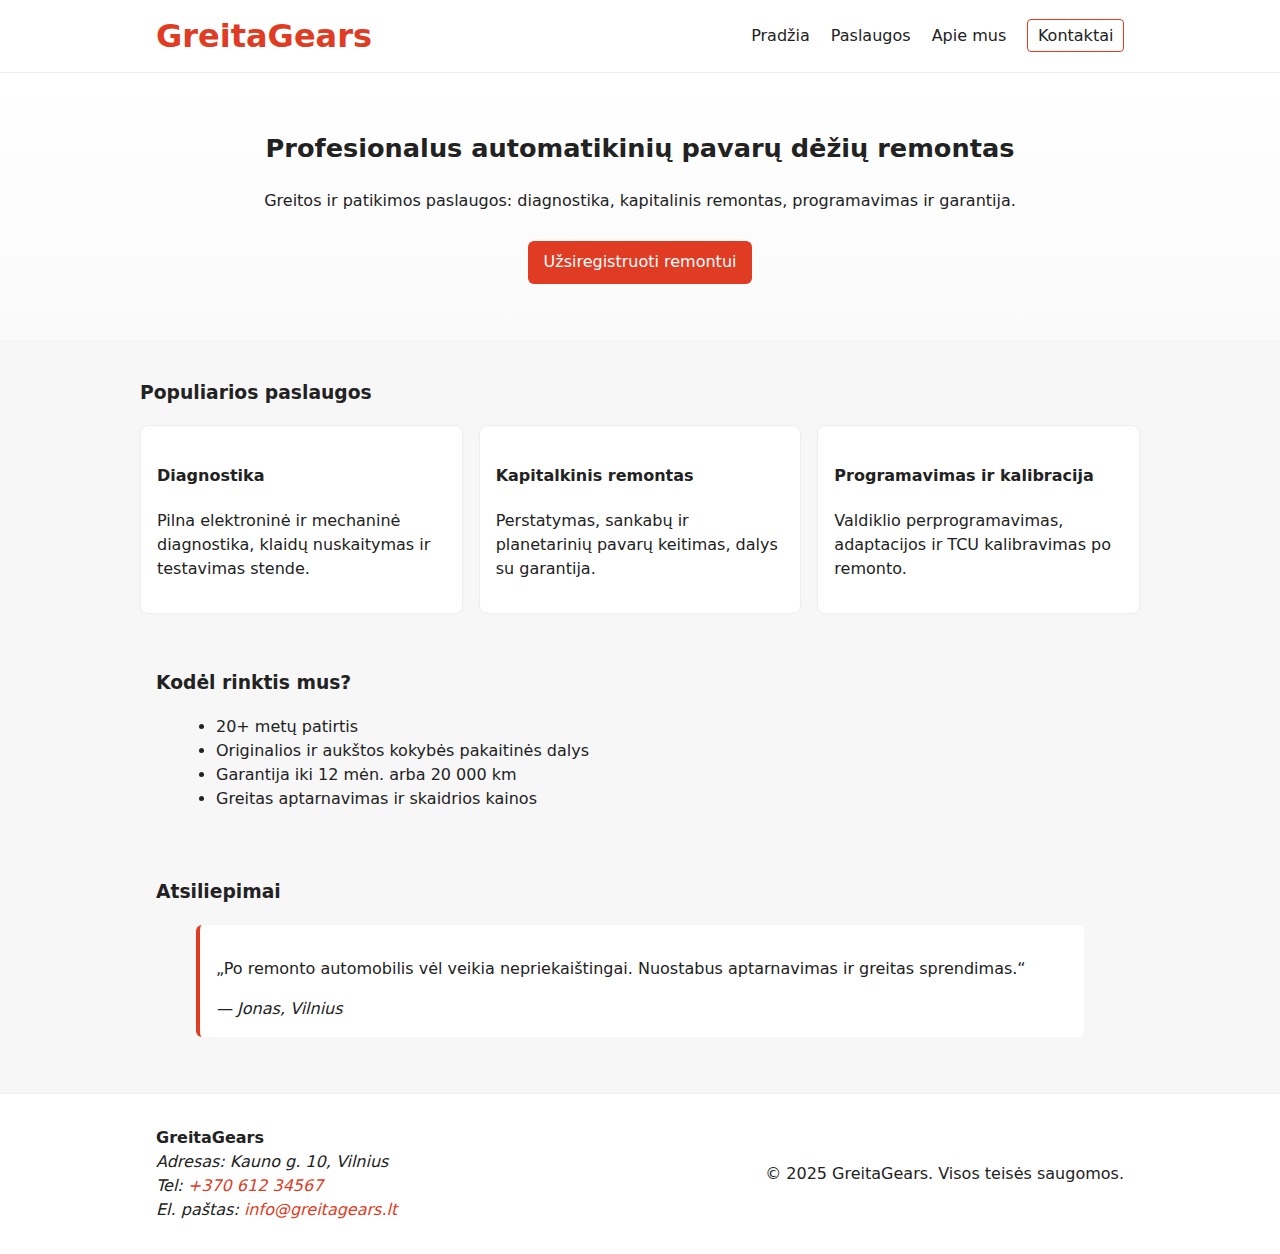
<file: index.html>
<!doctype html>
<html lang="lt">
<head>
  <meta charset="utf-8">
  <meta name="viewport" content="width=device-width,initial-scale=1">
  <title>Automatikinių pavarų dėžių remontas — GreitaGears</title>
  <link rel="stylesheet" href="styles.css">
</head>
<body>
  <header class="site-header">
    <div class="container">
      <h1 class="brand">GreitaGears</h1>
      <nav>
        <a href="index.html">Pradžia</a>
        <a href="services.html">Paslaugos</a>
        <a href="about.html">Apie mus</a>
        <a href="contact.html" class="cta">Kontaktai</a>
      </nav>
    </div>
  </header>

  <main>
    <section class="hero">
      <div class="container">
        <h2>Profesionalus automatikinių pavarų dėžių remontas</h2>
        <p>Greitos ir patikimos paslaugos: diagnostika, kapitalinis remontas, programavimas ir garantija.</p>
        <a href="contact.html" class="primary-btn">Užsiregistruoti remontui</a>
      </div>
    </section>

    <section class="services-overview container">
      <h3>Populiarios paslaugos</h3>
      <div class="cards">
        <article class="card">
          <h4>Diagnostika</h4>
          <p>Pilna elektroninė ir mechaninė diagnostika, klaidų nuskaitymas ir testavimas stende.</p>
        </article>
        <article class="card">
          <h4>Kapitalkinis remontas</h4>
          <p>Perstatymas, sankabų ir planetarinių pavarų keitimas, dalys su garantija.</p>
        </article>
        <article class="card">
          <h4>Programavimas ir kalibracija</h4>
          <p>Valdiklio perprogramavimas, adaptacijos ir TCU kalibravimas po remonto.</p>
        </article>
      </div>
    </section>

    <section class="why container">
      <h3>Kodėl rinktis mus?</h3>
      <ul>
        <li>20+ metų patirtis</li>
        <li>Originalios ir aukštos kokybės pakaitinės dalys</li>
        <li>Garantija iki 12 mėn. arba 20 000 km</li>
        <li>Greitas aptarnavimas ir skaidrios kainos</li>
      </ul>
    </section>

    <section class="testimonials container">
      <h3>Atsiliepimai</h3>
      <blockquote>
        <p>„Po remonto automobilis vėl veikia nepriekaištingai. Nuostabus aptarnavimas ir greitas sprendimas.“</p>
        <cite>— Jonas, Vilnius</cite>
      </blockquote>
    </section>
  </main>

  <footer class="site-footer">
    <div class="container">
      <div class="footer-left">
        <strong>GreitaGears</strong>
        <address>
          Adresas: Kauno g. 10, Vilnius<br>
          Tel: <a href="tel:+37061234567">+370 612 34567</a><br>
          El. paštas: <a href="mailto:info@greitagears.lt">info@greitagears.lt</a>
        </address>
      </div>
      <div class="footer-right">
        <p>&copy; 2025 GreitaGears. Visos teisės saugomos.</p>
      </div>
    </div>
  </footer>
</body>
</html>
</file>
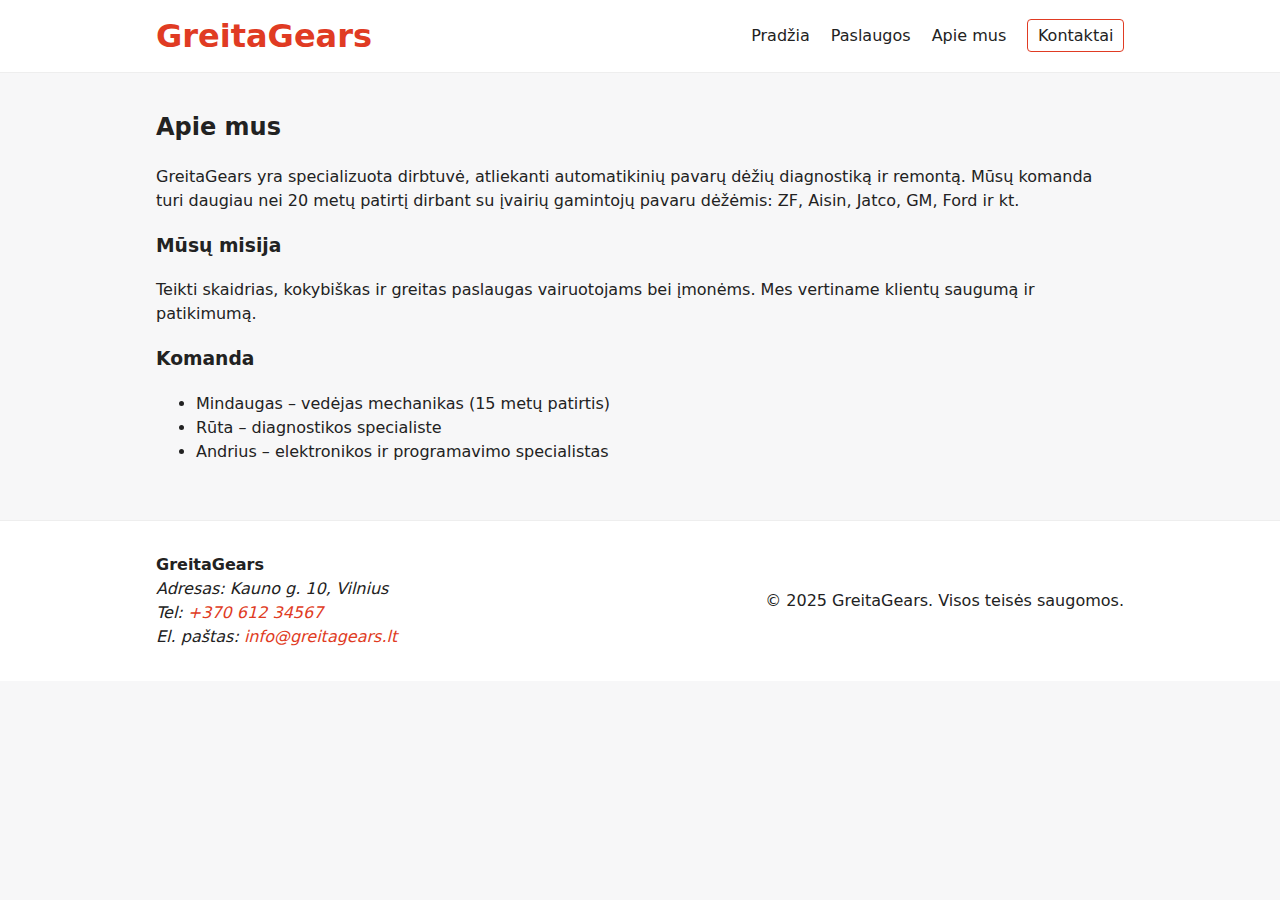
<file: about.html>
<!doctype html>
<html lang="lt">
<head>
  <meta charset="utf-8">
  <meta name="viewport" content="width=device-width,initial-scale=1">
  <title>Apie mus — GreitaGears</title>
  <link rel="stylesheet" href="styles.css">
</head>
<body>
  <header class="site-header">
    <div class="container">
      <h1 class="brand">GreitaGears</h1>
      <nav>
        <a href="index.html">Pradžia</a>
        <a href="services.html">Paslaugos</a>
        <a href="about.html">Apie mus</a>
        <a href="contact.html" class="cta">Kontaktai</a>
      </nav>
    </div>
  </header>

  <main class="container">
    <h2>Apie mus</h2>
    <p>GreitaGears yra specializuota dirbtuvė, atliekanti automatikinių pavarų dėžių diagnostiką ir remontą. Mūsų komanda turi daugiau nei 20 metų patirtį dirbant su įvairių gamintojų pavaru dėžėmis: ZF, Aisin, Jatco, GM, Ford ir kt.</p>

    <h3>Mūsų misija</h3>
    <p>Teikti skaidrias, kokybiškas ir greitas paslaugas vairuotojams bei įmonėms. Mes vertiname klientų saugumą ir patikimumą.</p>

    <h3>Komanda</h3>
    <ul>
      <li>Mindaugas – vedėjas mechanikas (15 metų patirtis)</li>
      <li>Rūta – diagnostikos specialiste</li>
      <li>Andrius – elektronikos ir programavimo specialistas</li>
    </ul>
  </main>

  <footer class="site-footer">
    <div class="container">
      <div class="footer-left">
        <strong>GreitaGears</strong>
        <address>
          Adresas: Kauno g. 10, Vilnius<br>
          Tel: <a href="tel:+37061234567">+370 612 34567</a><br>
          El. paštas: <a href="mailto:info@greitagears.lt">info@greitagears.lt</a>
        </address>
      </div>
      <div class="footer-right">
        <p>&copy; 2025 GreitaGears. Visos teisės saugomos.</p>
      </div>
    </div>
  </footer>
</body>
</html>
</file>
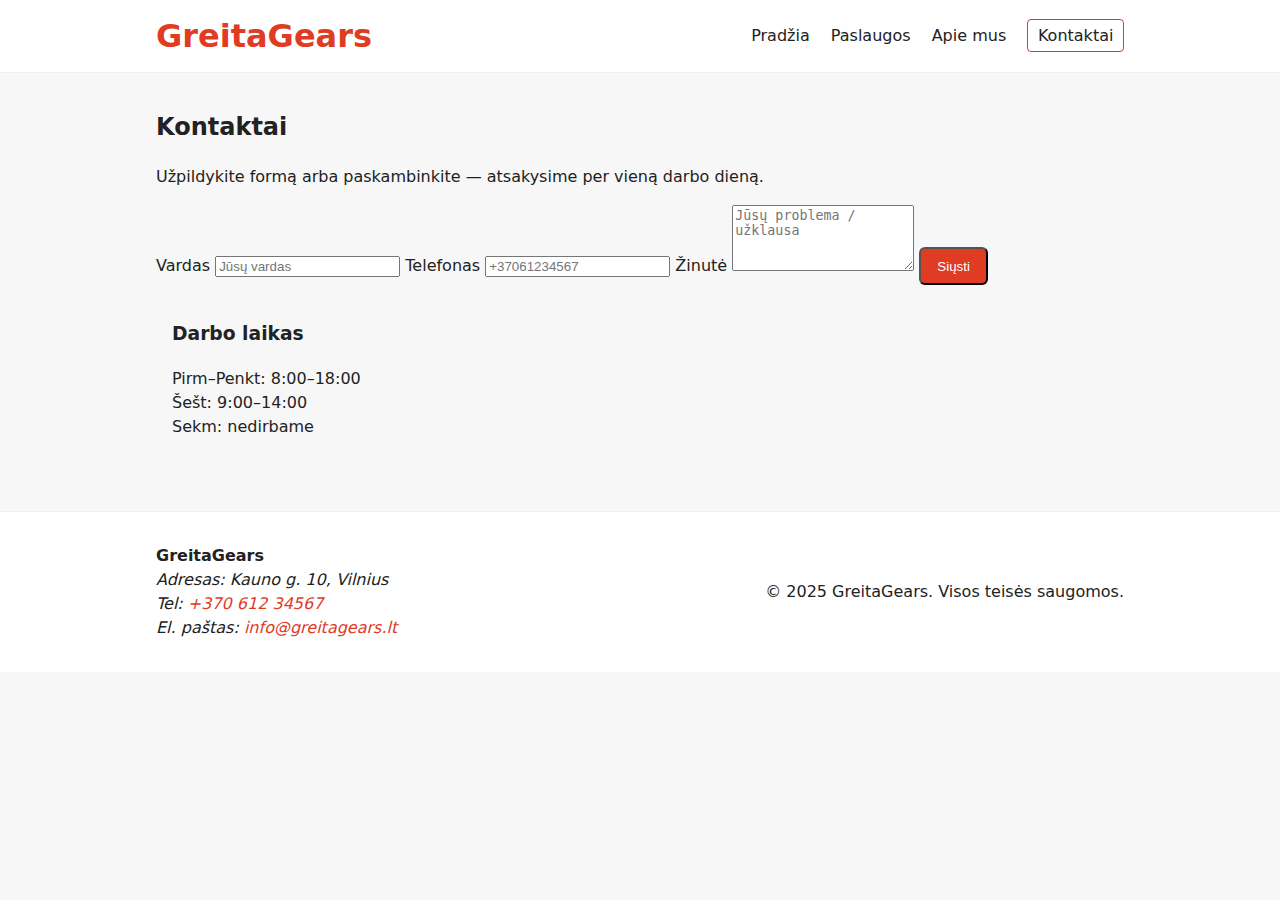
<file: contact.html>
<!doctype html>
<html lang="lt">
<head>
  <meta charset="utf-8">
  <meta name="viewport" content="width=device-width,initial-scale=1">
  <title>Kontaktai — GreitaGears</title>
  <link rel="stylesheet" href="styles.css">
</head>
<body>
  <header class="site-header">
    <div class="container">
      <h1 class="brand">GreitaGears</h1>
      <nav>
        <a href="index.html">Pradžia</a>
        <a href="services.html">Paslaugos</a>
        <a href="about.html">Apie mus</a>
        <a href="contact.html" class="cta">Kontaktai</a>
      </nav>
    </div>
  </header>

  <main class="container">
    <h2>Kontaktai</h2>
    <p>Užpildykite formą arba paskambinkite — atsakysime per vieną darbo dieną.</p>

    <form action="#" method="post" class="contact-form">
      <label>Vardas
        <input type="text" name="name" placeholder="Jūsų vardas" required>
      </label>

      <label>Telefonas
        <input type="tel" name="phone" placeholder="+37061234567" required>
      </label>

      <label>Žinutė
        <textarea name="message" rows="4" placeholder="Jūsų problema / užklausa"></textarea>
      </label>

      <button type="submit" class="primary-btn">Siųsti</button>
    </form>

    <section class="opening container">
      <h3>Darbo laikas</h3>
      <p>Pirm–Penkt: 8:00–18:00<br>Šešt: 9:00–14:00<br>Sekm: nedirbame</p>
    </section>
  </main>

  <footer class="site-footer">
    <div class="container">
      <div class="footer-left">
        <strong>GreitaGears</strong>
        <address>
          Adresas: Kauno g. 10, Vilnius<br>
          Tel: <a href="tel:+37061234567">+370 612 34567</a><br>
          El. paštas: <a href="mailto:info@greitagears.lt">info@greitagears.lt</a>
        </address>
      </div>
      <div class="footer-right">
        <p>&copy; 2025 GreitaGears. Visos teisės saugomos.</p>
      </div>
    </div>
  </footer>
</body>
</html>
</file>
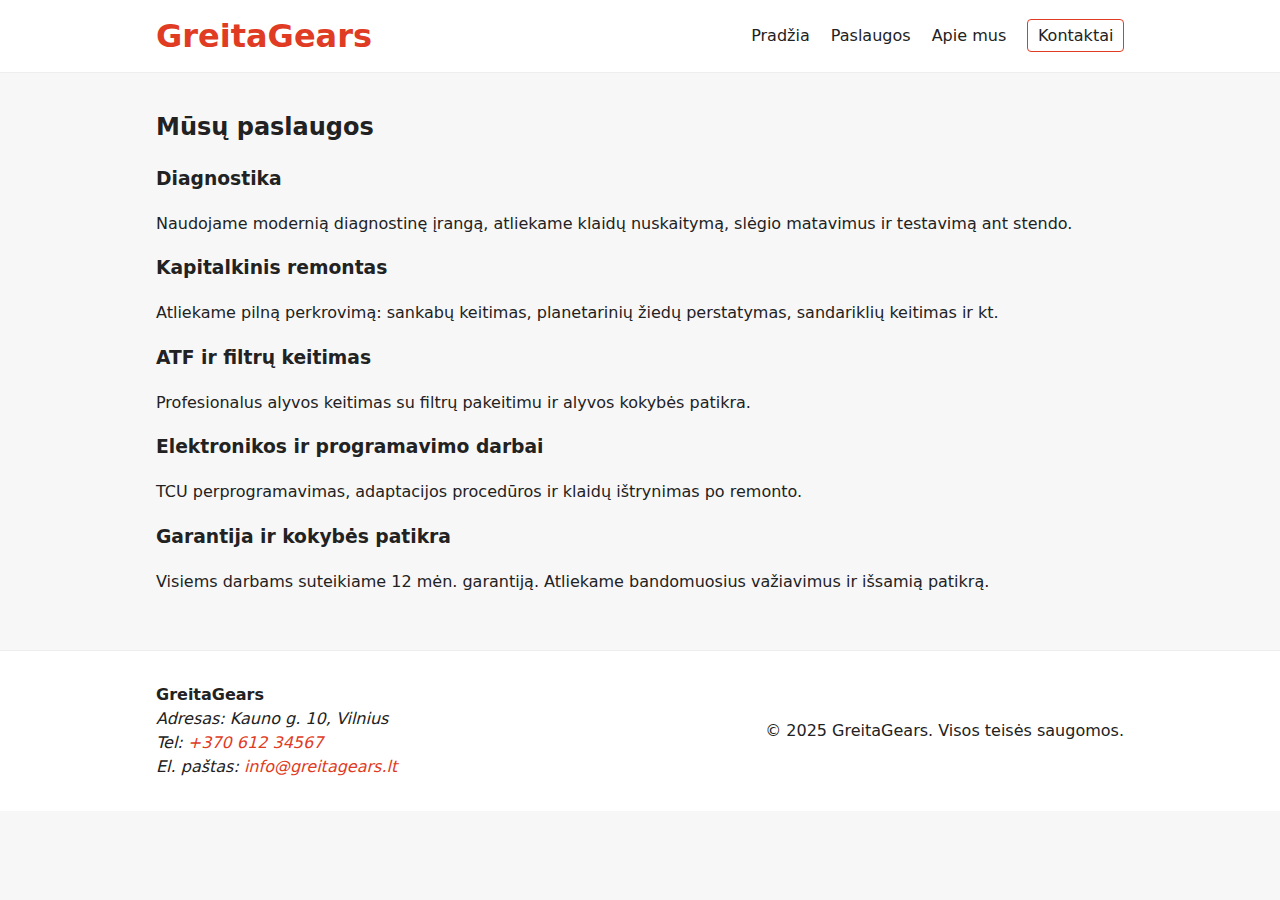
<file: services.html>
<!doctype html>
<html lang="lt">
<head>
  <meta charset="utf-8">
  <meta name="viewport" content="width=device-width,initial-scale=1">
  <title>Paslaugos — GreitaGears</title>
  <link rel="stylesheet" href="styles.css">
</head>
<body>
  <header class="site-header">
    <div class="container">
      <h1 class="brand">GreitaGears</h1>
      <nav>
        <a href="index.html">Pradžia</a>
        <a href="services.html">Paslaugos</a>
        <a href="about.html">Apie mus</a>
        <a href="contact.html" class="cta">Kontaktai</a>
      </nav>
    </div>
  </header>

  <main class="container">
    <h2>Mūsų paslaugos</h2>
    <section>
      <h3>Diagnostika</h3>
      <p>Naudojame modernią diagnostinę įrangą, atliekame klaidų nuskaitymą, slėgio matavimus ir testavimą ant stendo.</p>
    </section>

    <section>
      <h3>Kapitalkinis remontas</h3>
      <p>Atliekame pilną perkrovimą: sankabų keitimas, planetarinių žiedų perstatymas, sandariklių keitimas ir kt.</p>
    </section>

    <section>
      <h3>ATF ir filtrų keitimas</h3>
      <p>Profesionalus alyvos keitimas su filtrų pakeitimu ir alyvos kokybės patikra.</p>
    </section>

    <section>
      <h3>Elektronikos ir programavimo darbai</h3>
      <p>TCU perprogramavimas, adaptacijos procedūros ir klaidų ištrynimas po remonto.</p>
    </section>

    <section>
      <h3>Garantija ir kokybės patikra</h3>
      <p>Visiems darbams suteikiame 12 mėn. garantiją. Atliekame bandomuosius važiavimus ir išsamią patikrą.</p>
    </section>
  </main>

  <footer class="site-footer">
    <div class="container">
      <div class="footer-left">
        <strong>GreitaGears</strong>
        <address>
          Adresas: Kauno g. 10, Vilnius<br>
          Tel: <a href="tel:+37061234567">+370 612 34567</a><br>
          El. paštas: <a href="mailto:info@greitagears.lt">info@greitagears.lt</a>
        </address>
      </div>
      <div class="footer-right">
        <p>&copy; 2025 GreitaGears. Visos teisės saugomos.</p>
      </div>
    </div>
  </footer>
</body>
</html>
</file>
<file: styles.css>
:root{--accent:#e03b23;--dark:#222;--muted:#666;--bg:#f7f7f8;font-family:Inter,system-ui,-apple-system,"Segoe UI",Roboto,'Helvetica Neue',Arial,sans-serif}
*{box-sizing:border-box}body{margin:0;color:var(--dark);background:var(--bg);line-height:1.5}a{color:var(--accent);text-decoration:none}
.container{max-width:1000px;margin:0 auto;padding:1rem}
.site-header{background:#fff;border-bottom:1px solid #eee}
.site-header .container{display:flex;align-items:center;justify-content:space-between;padding:0.75rem 1rem}
.brand{margin:0;color:var(--accent)}
.site-header nav a{margin-left:1rem;color:var(--dark)}
.site-header nav a.cta{padding:0.4rem 0.6rem;border:1px solid var(--accent);border-radius:4px}
.hero{padding:2.5rem 0;background:linear-gradient(180deg,#fff, #fafafa);text-align:center}
.hero h2{margin-top:0;font-size:1.6rem}
.primary-btn{display:inline-block;margin-top:0.75rem;padding:0.6rem 1rem;background:var(--accent);color:white;border-radius:6px}
.services-overview{padding:1.25rem 0}
.cards{display:grid;grid-template-columns:repeat(auto-fit,minmax(200px,1fr));gap:1rem}
.card{background:#fff;padding:1rem;border:1px solid #eee;border-radius:8px}
.why ul{list-style:disc;margin-left:1.25rem}
.testimonials blockquote{background:#fff;padding:1rem;border-left:4px solid var(--accent);border-radius:6px}
.site-footer{background:#fff;border-top:1px solid #eee;padding:1rem 0;margin-top:1.5rem}
.site-footer .container{display:flex;justify-content:space-between;align-items:center}
@media (max-width:600px){.site-header .container{flex-direction:column;align-items:flex-start}.site-header nav{margin-top:0.5rem}.site-footer .container{flex-direction:column;align-items:flex-start}}
</file>
